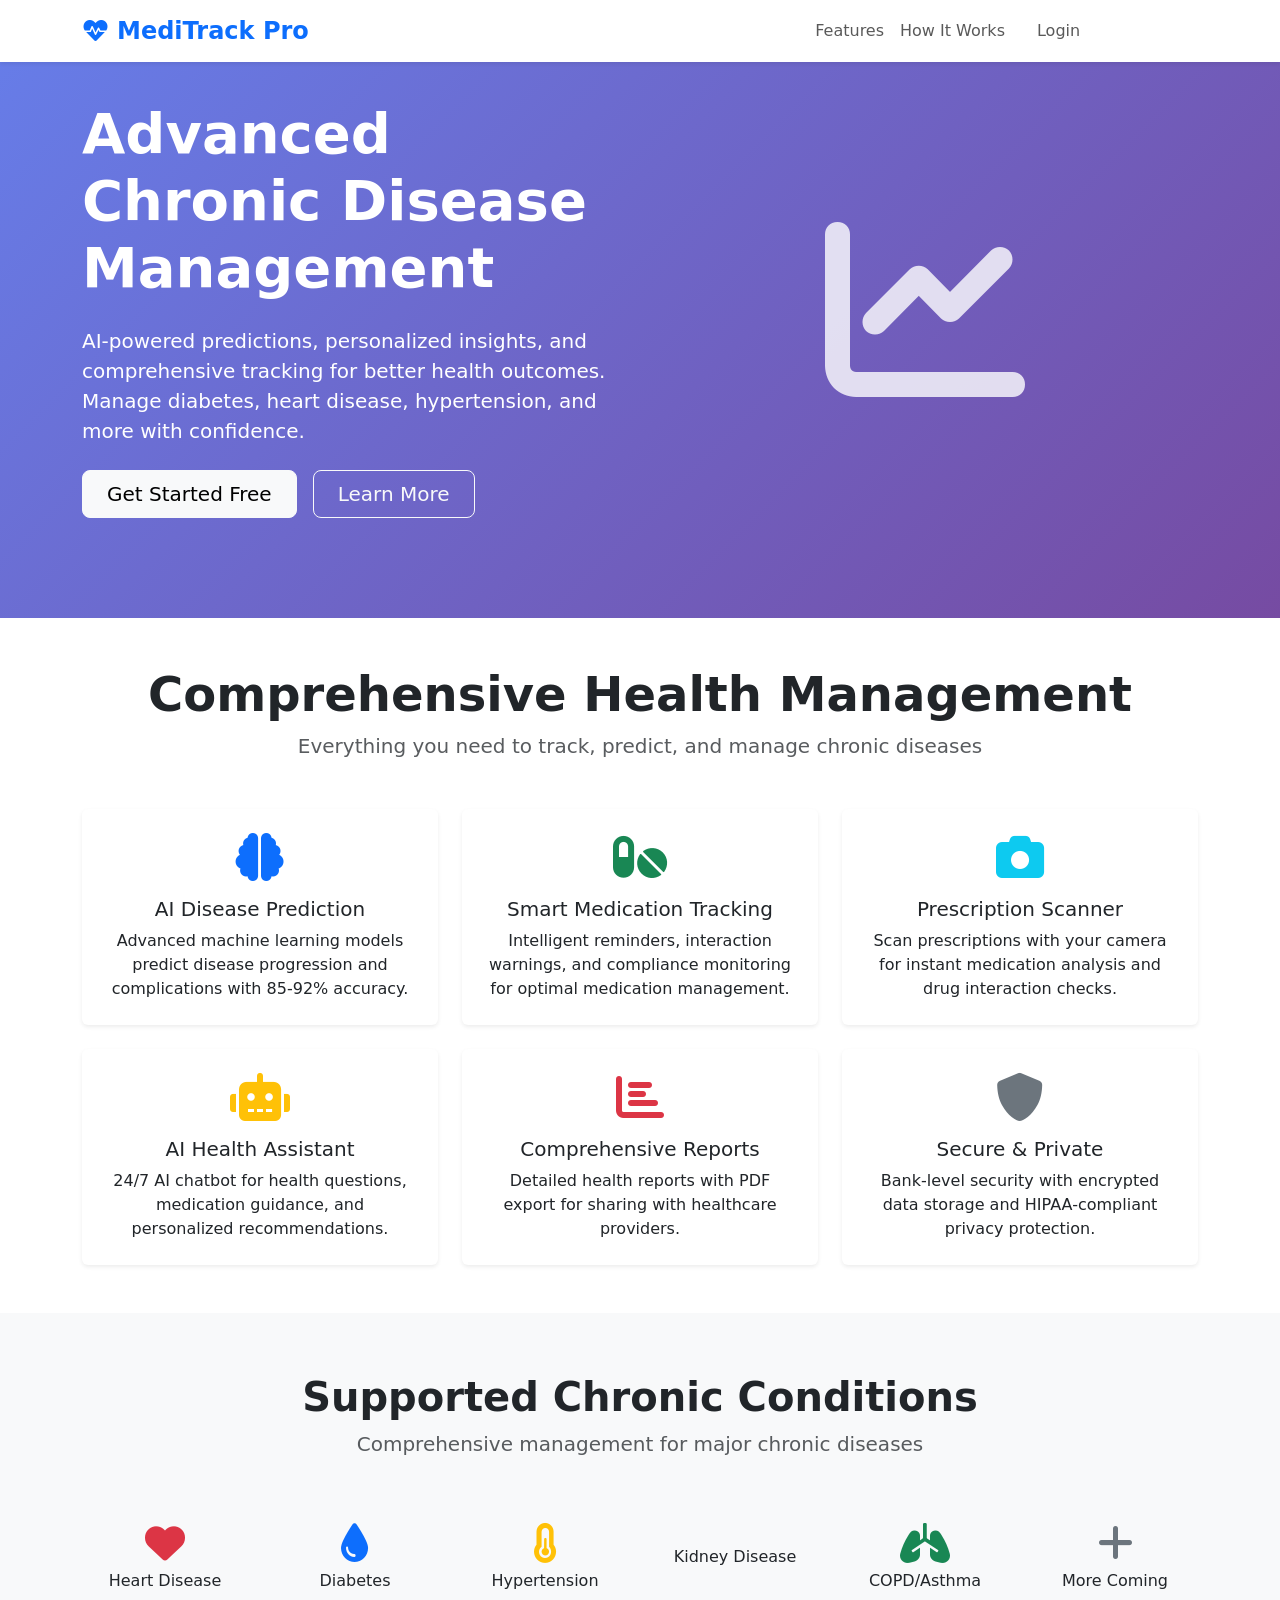
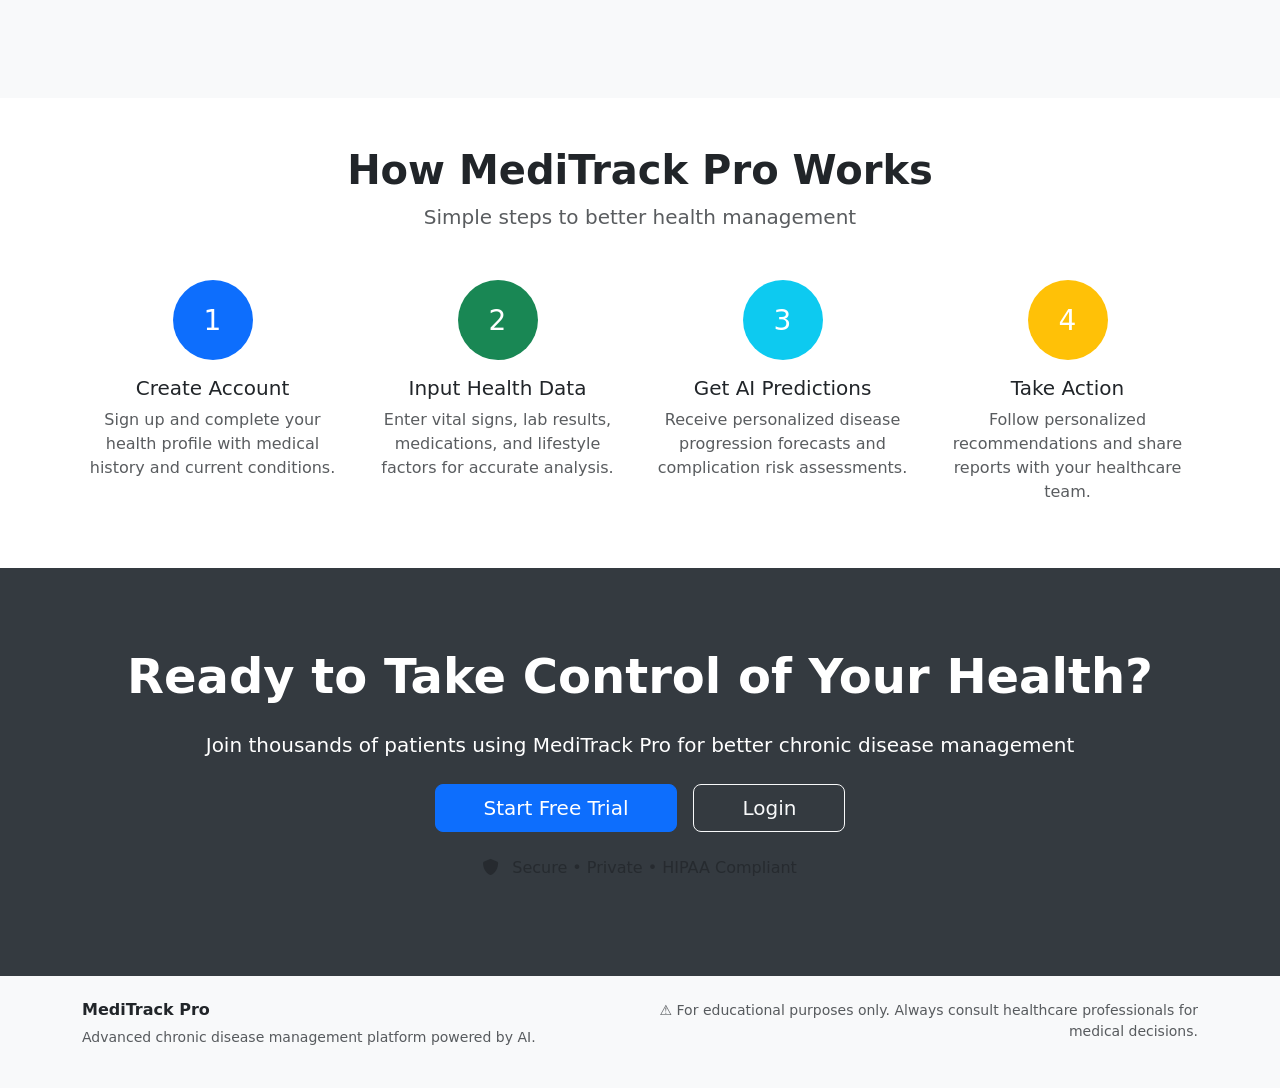
<file: app/templates/landing.html>
<!DOCTYPE html>
<html lang="en">
<head>
    <meta charset="UTF-8">
    <meta name="viewport" content="width=device-width, initial-scale=1.0">
    <title>MediTrack Pro - Advanced Chronic Disease Management</title>
    <link href="https://cdn.jsdelivr.net/npm/bootstrap@5.1.3/dist/css/bootstrap.min.css" rel="stylesheet">
    <link href="https://cdnjs.cloudflare.com/ajax/libs/font-awesome/6.0.0/css/all.min.css" rel="stylesheet">
    <style>
        .hero-section {
            background: linear-gradient(135deg, #667eea 0%, #764ba2 100%);
            color: white;
            padding: 100px 0;
        }
        .feature-card {
            transition: transform 0.3s;
            height: 100%;
        }
        .feature-card:hover {
            transform: translateY(-5px);
        }
        .stats-section {
            background: #f8f9fa;
            padding: 60px 0;
        }
        .cta-section {
            background: #343a40;
            color: white;
            padding: 80px 0;
        }
        .navbar-brand {
            font-weight: bold;
            font-size: 1.5rem;
        }
    </style>
</head>
<body>
    <!-- Navigation -->
    <nav class="navbar navbar-expand-lg navbar-light bg-white shadow-sm fixed-top">
        <div class="container">
            <a class="navbar-brand text-primary" href="/">
                <i class="fas fa-heartbeat me-2"></i>MediTrack Pro
            </a>
            <button class="navbar-toggler" type="button" data-bs-toggle="collapse" data-bs-target="#navbarNav">
                <span class="navbar-toggler-icon"></span>
            </button>
            <div class="collapse navbar-collapse" id="navbarNav">
                <ul class="navbar-nav ms-auto">
                    <li class="nav-item">
                        <a class="nav-link" href="#features">Features</a>
                    </li>
                    <li class="nav-item">
                        <a class="nav-link" href="#how-it-works">How It Works</a>
                    </li>
                    <li class="nav-item">
                        <a class="nav-link btn btn-outline-primary ms-2 px-3" href="/login">Login</a>
                    </li>
                    <li class="nav-item">
                        <a class="nav-link btn btn-primary ms-2 px-3 text-white" href="/signup">Sign Up</a>
                    </li>
                </ul>
            </div>
        </div>
    </nav>

    <!-- Hero Section -->
    <section class="hero-section">
        <div class="container">
            <div class="row align-items-center">
                <div class="col-lg-6">
                    <h1 class="display-4 fw-bold mb-4">Advanced Chronic Disease Management</h1>
                    <p class="lead mb-4">AI-powered predictions, personalized insights, and comprehensive tracking for better health outcomes. Manage diabetes, heart disease, hypertension, and more with confidence.</p>
                    <div class="d-flex gap-3">
                        <a href="/signup" class="btn btn-light btn-lg px-4">Get Started Free</a>
                        <a href="#how-it-works" class="btn btn-outline-light btn-lg px-4">Learn More</a>
                    </div>
                </div>
                <div class="col-lg-6 text-center">
                    <i class="fas fa-chart-line" style="font-size: 200px; opacity: 0.8;"></i>
                </div>
            </div>
        </div>
    </section>

    <!-- Features Section -->
    <section id="features" class="py-5">
        <div class="container">
            <div class="text-center mb-5">
                <h2 class="display-5 fw-bold">Comprehensive Health Management</h2>
                <p class="lead text-muted">Everything you need to track, predict, and manage chronic diseases</p>
            </div>
            
            <div class="row g-4">
                <div class="col-md-4">
                    <div class="card feature-card border-0 shadow-sm">
                        <div class="card-body text-center p-4">
                            <i class="fas fa-brain text-primary mb-3" style="font-size: 3rem;"></i>
                            <h5 class="card-title">AI Disease Prediction</h5>
                            <p class="card-text">Advanced machine learning models predict disease progression and complications with 85-92% accuracy.</p>
                        </div>
                    </div>
                </div>
                
                <div class="col-md-4">
                    <div class="card feature-card border-0 shadow-sm">
                        <div class="card-body text-center p-4">
                            <i class="fas fa-pills text-success mb-3" style="font-size: 3rem;"></i>
                            <h5 class="card-title">Smart Medication Tracking</h5>
                            <p class="card-text">Intelligent reminders, interaction warnings, and compliance monitoring for optimal medication management.</p>
                        </div>
                    </div>
                </div>
                
                <div class="col-md-4">
                    <div class="card feature-card border-0 shadow-sm">
                        <div class="card-body text-center p-4">
                            <i class="fas fa-camera text-info mb-3" style="font-size: 3rem;"></i>
                            <h5 class="card-title">Prescription Scanner</h5>
                            <p class="card-text">Scan prescriptions with your camera for instant medication analysis and drug interaction checks.</p>
                        </div>
                    </div>
                </div>
                
                <div class="col-md-4">
                    <div class="card feature-card border-0 shadow-sm">
                        <div class="card-body text-center p-4">
                            <i class="fas fa-robot text-warning mb-3" style="font-size: 3rem;"></i>
                            <h5 class="card-title">AI Health Assistant</h5>
                            <p class="card-text">24/7 AI chatbot for health questions, medication guidance, and personalized recommendations.</p>
                        </div>
                    </div>
                </div>
                
                <div class="col-md-4">
                    <div class="card feature-card border-0 shadow-sm">
                        <div class="card-body text-center p-4">
                            <i class="fas fa-chart-bar text-danger mb-3" style="font-size: 3rem;"></i>
                            <h5 class="card-title">Comprehensive Reports</h5>
                            <p class="card-text">Detailed health reports with PDF export for sharing with healthcare providers.</p>
                        </div>
                    </div>
                </div>
                
                <div class="col-md-4">
                    <div class="card feature-card border-0 shadow-sm">
                        <div class="card-body text-center p-4">
                            <i class="fas fa-shield-alt text-secondary mb-3" style="font-size: 3rem;"></i>
                            <h5 class="card-title">Secure & Private</h5>
                            <p class="card-text">Bank-level security with encrypted data storage and HIPAA-compliant privacy protection.</p>
                        </div>
                    </div>
                </div>
            </div>
        </div>
    </section>

    <!-- Supported Diseases -->
    <section class="stats-section">
        <div class="container">
            <div class="text-center mb-5">
                <h2 class="display-6 fw-bold">Supported Chronic Conditions</h2>
                <p class="lead text-muted">Comprehensive management for major chronic diseases</p>
            </div>
            
            <div class="row text-center">
                <div class="col-md-2 col-6 mb-4">
                    <div class="p-3">
                        <i class="fas fa-heart text-danger mb-2" style="font-size: 2.5rem;"></i>
                        <h6>Heart Disease</h6>
                    </div>
                </div>
                <div class="col-md-2 col-6 mb-4">
                    <div class="p-3">
                        <i class="fas fa-tint text-primary mb-2" style="font-size: 2.5rem;"></i>
                        <h6>Diabetes</h6>
                    </div>
                </div>
                <div class="col-md-2 col-6 mb-4">
                    <div class="p-3">
                        <i class="fas fa-thermometer-half text-warning mb-2" style="font-size: 2.5rem;"></i>
                        <h6>Hypertension</h6>
                    </div>
                </div>
                <div class="col-md-2 col-6 mb-4">
                    <div class="p-3">
                        <i class="fas fa-kidneys text-info mb-2" style="font-size: 2.5rem;"></i>
                        <h6>Kidney Disease</h6>
                    </div>
                </div>
                <div class="col-md-2 col-6 mb-4">
                    <div class="p-3">
                        <i class="fas fa-lungs text-success mb-2" style="font-size: 2.5rem;"></i>
                        <h6>COPD/Asthma</h6>
                    </div>
                </div>
                <div class="col-md-2 col-6 mb-4">
                    <div class="p-3">
                        <i class="fas fa-plus text-secondary mb-2" style="font-size: 2.5rem;"></i>
                        <h6>More Coming</h6>
                    </div>
                </div>
            </div>
        </div>
    </section>

    <!-- How It Works -->
    <section id="how-it-works" class="py-5">
        <div class="container">
            <div class="text-center mb-5">
                <h2 class="display-6 fw-bold">How MediTrack Pro Works</h2>
                <p class="lead text-muted">Simple steps to better health management</p>
            </div>
            
            <div class="row g-4">
                <div class="col-md-3 text-center">
                    <div class="bg-primary text-white rounded-circle d-inline-flex align-items-center justify-content-center mb-3" style="width: 80px; height: 80px;">
                        <span class="h3 mb-0">1</span>
                    </div>
                    <h5>Create Account</h5>
                    <p class="text-muted">Sign up and complete your health profile with medical history and current conditions.</p>
                </div>
                
                <div class="col-md-3 text-center">
                    <div class="bg-success text-white rounded-circle d-inline-flex align-items-center justify-content-center mb-3" style="width: 80px; height: 80px;">
                        <span class="h3 mb-0">2</span>
                    </div>
                    <h5>Input Health Data</h5>
                    <p class="text-muted">Enter vital signs, lab results, medications, and lifestyle factors for accurate analysis.</p>
                </div>
                
                <div class="col-md-3 text-center">
                    <div class="bg-info text-white rounded-circle d-inline-flex align-items-center justify-content-center mb-3" style="width: 80px; height: 80px;">
                        <span class="h3 mb-0">3</span>
                    </div>
                    <h5>Get AI Predictions</h5>
                    <p class="text-muted">Receive personalized disease progression forecasts and complication risk assessments.</p>
                </div>
                
                <div class="col-md-3 text-center">
                    <div class="bg-warning text-white rounded-circle d-inline-flex align-items-center justify-content-center mb-3" style="width: 80px; height: 80px;">
                        <span class="h3 mb-0">4</span>
                    </div>
                    <h5>Take Action</h5>
                    <p class="text-muted">Follow personalized recommendations and share reports with your healthcare team.</p>
                </div>
            </div>
        </div>
    </section>

    <!-- CTA Section -->
    <section class="cta-section">
        <div class="container text-center">
            <h2 class="display-5 fw-bold mb-4">Ready to Take Control of Your Health?</h2>
            <p class="lead mb-4">Join thousands of patients using MediTrack Pro for better chronic disease management</p>
            <div class="d-flex justify-content-center gap-3">
                <a href="/signup" class="btn btn-primary btn-lg px-5">Start Free Trial</a>
                <a href="/login" class="btn btn-outline-light btn-lg px-5">Login</a>
            </div>
            <p class="mt-4 text-muted">
                <i class="fas fa-shield-alt me-2"></i>
                Secure • Private • HIPAA Compliant
            </p>
        </div>
    </section>

    <!-- Footer -->
    <footer class="bg-light py-4">
        <div class="container">
            <div class="row">
                <div class="col-md-6">
                    <h6 class="fw-bold">MediTrack Pro</h6>
                    <p class="text-muted small">Advanced chronic disease management platform powered by AI.</p>
                </div>
                <div class="col-md-6 text-md-end">
                    <p class="text-muted small mb-0">
                        ⚠️ For educational purposes only. Always consult healthcare professionals for medical decisions.
                    </p>
                </div>
            </div>
        </div>
    </footer>

    <script src="https://cdn.jsdelivr.net/npm/bootstrap@5.1.3/dist/js/bootstrap.bundle.min.js"></script>
</body>
</html>
</file>
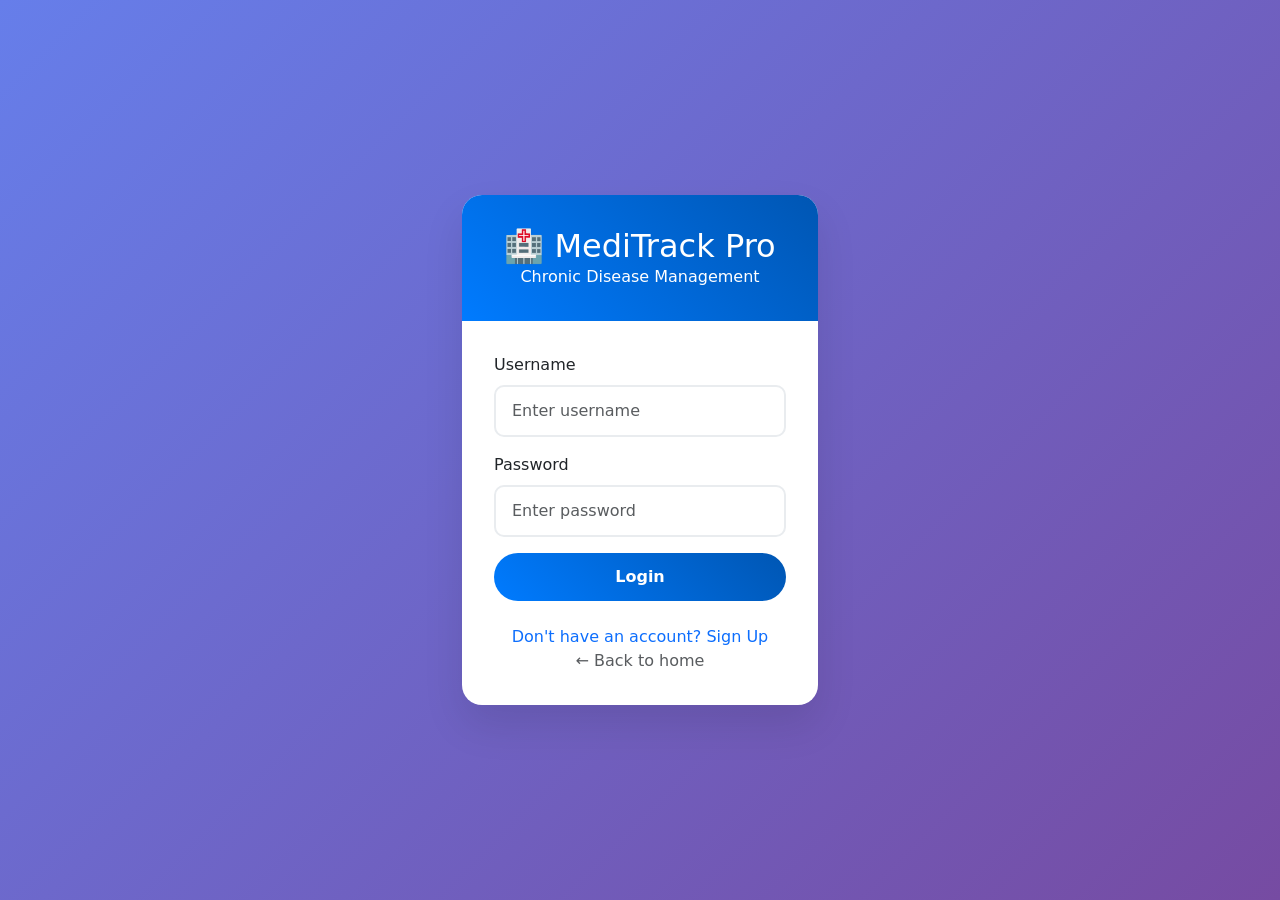
<file: app/templates/login.html>
<!DOCTYPE html>
<html lang="en">
<head>
    <meta charset="UTF-8">
    <meta name="viewport" content="width=device-width, initial-scale=1.0">
    <title>Login - MediTrack Pro</title>
    <link href="https://cdn.jsdelivr.net/npm/bootstrap@5.1.3/dist/css/bootstrap.min.css" rel="stylesheet">
    <style>
        body {
            background: linear-gradient(135deg, #667eea 0%, #764ba2 100%);
            min-height: 100vh;
            display: flex;
            align-items: center;
        }
        .login-card {
            background: white;
            border-radius: 20px;
            box-shadow: 0 20px 40px rgba(0,0,0,0.1);
            overflow: hidden;
        }
        .login-header {
            background: linear-gradient(45deg, #007bff, #0056b3);
            color: white;
            padding: 2rem;
            text-align: center;
        }
        .login-body {
            padding: 2rem;
        }
        .form-control {
            border-radius: 10px;
            border: 2px solid #e9ecef;
            padding: 0.75rem 1rem;
        }
        .btn-login {
            background: linear-gradient(45deg, #007bff, #0056b3);
            border: none;
            border-radius: 25px;
            padding: 0.75rem 2rem;
            font-weight: 600;
            color: white;
            width: 100%;
        }
        .btn-login:hover {
            transform: translateY(-2px);
            box-shadow: 0 5px 15px rgba(0,123,255,0.3);
            color: white;
        }
    </style>
</head>
<body>
    <div class="container">
        <div class="row justify-content-center">
            <div class="col-md-6 col-lg-4">
                <div class="login-card">
                    <div class="login-header">
                        <h2 class="mb-0">🏥 MediTrack Pro</h2>
                        <p class="mb-0">Chronic Disease Management</p>
                    </div>
                    <div class="login-body">
                        <form method="POST" action="/login">
                            <div class="mb-3">
                                <label class="form-label">Username</label>
                                <input type="text" name="username" class="form-control" placeholder="Enter username" required>
                            </div>
                            <div class="mb-3">
                                <label class="form-label">Password</label>
                                <input type="password" name="password" class="form-control" placeholder="Enter password" required>
                            </div>
                            <button type="submit" class="btn btn-login">Login</button>
                        </form>
                        

                        
                        <div class="text-center mt-4">
                            <a href="/signup" class="text-decoration-none">Don't have an account? Sign Up</a><br>
                            <a href="/" class="text-decoration-none text-muted">← Back to home</a>
                        </div>
                    </div>
                </div>
            </div>
        </div>
    </div>
</body>
</html>
</file>
